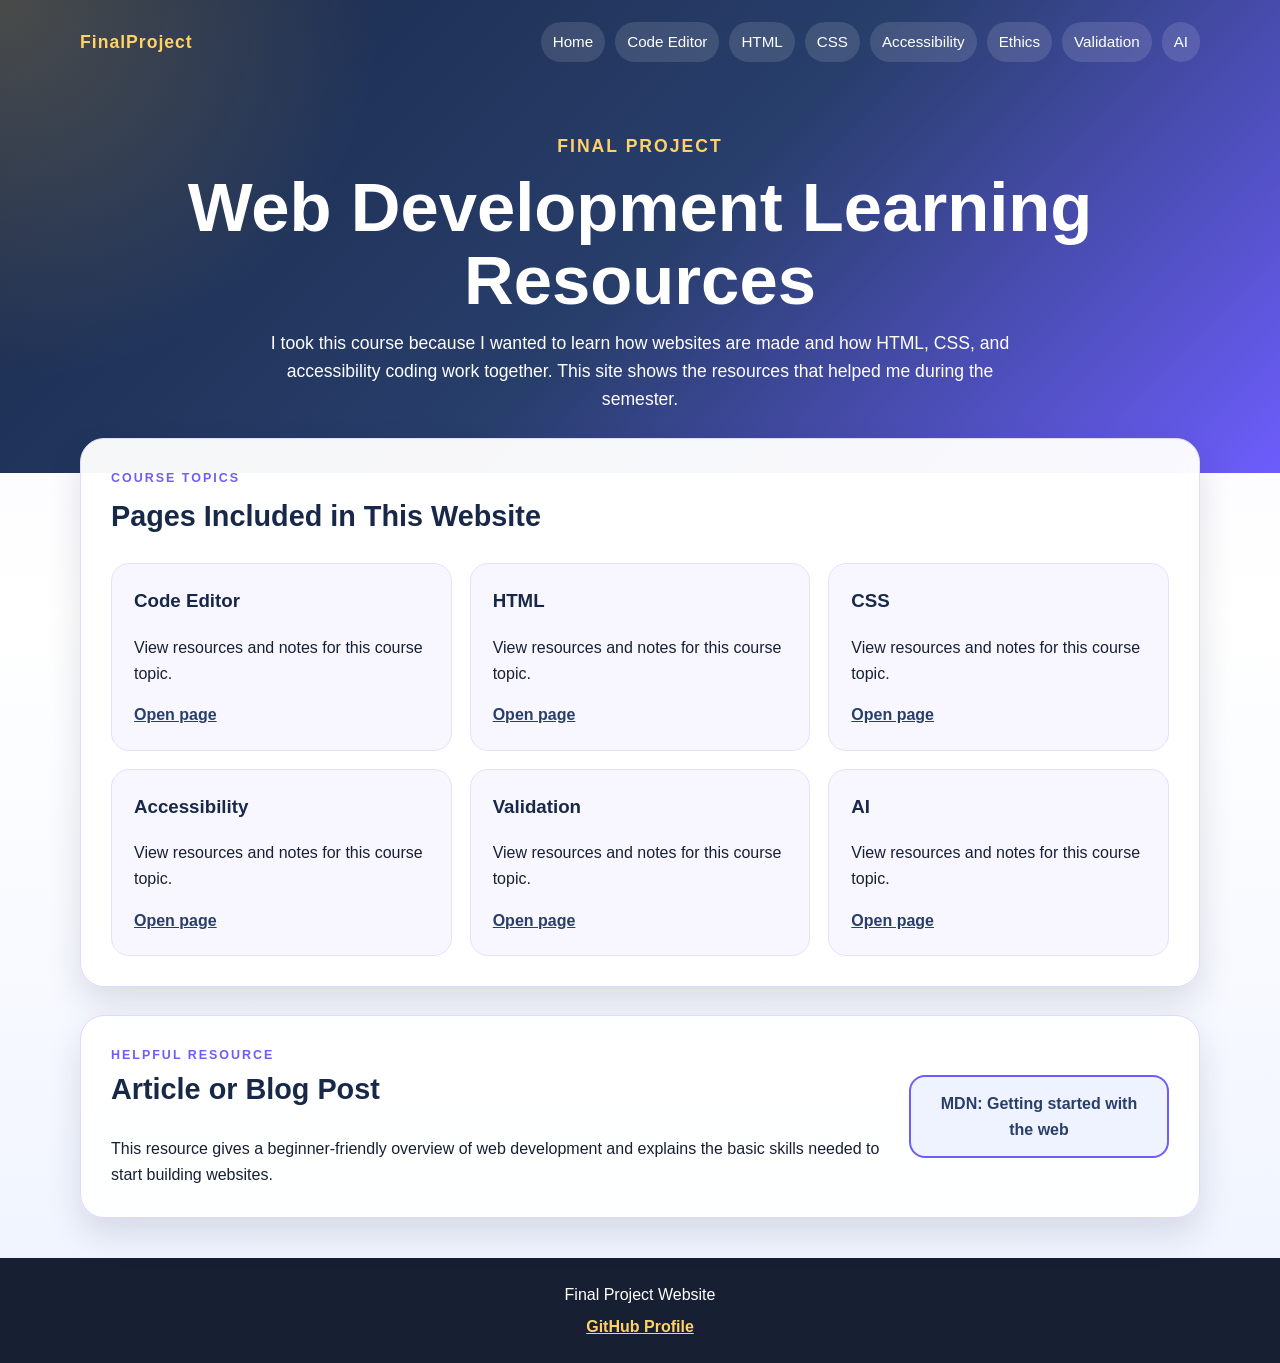
<file: index.html>
<!DOCTYPE html>
<html lang="en">
<head>
    <meta charset="UTF-8">
    <meta name="viewport" content="width=device-width, initial-scale=1.0">
    <title>Web Development Learning Resources</title>
    <link rel="stylesheet" href="styles.css">
</head>
<body>
    <header class="site-header">
        <nav class="navbar" aria-label="Main navigation">
            <div class="logo">FinalProject</div>
            <div class="nav-links">
            <a href="index.html">Home</a>
            <a href="code-editor.html">Code Editor</a>
            <a href="semantic.html">HTML</a>
            <a href="css.html">CSS</a>
            <a href="accessibility.html">Accessibility</a>
            <a href="ethics.html">Ethics</a>
            <a href="validation.html">Validation</a>
            <a href="ai.html">AI</a>
            </div>
        </nav>

        <section class="hero">
            <p class="eyebrow">Final Project</p>
            <h1>Web Development Learning Resources</h1>
            <p>I took this course because I wanted to learn how websites are made and how HTML, CSS, and accessibility coding work together. This site shows the resources that helped me during the semester.</p>
        </section>
    </header>

    <main>

        <section class="content-section">
            <div class="section-heading">
                <p class="mini-title">Course Topics</p>
                <h2>Pages Included in This Website</h2>
            </div>
            <div class="topic-grid">
            <article class="topic-card">
                <h3>Code Editor</h3>
                <p>View resources and notes for this course topic.</p>
                <a href="code-editor.html">Open page</a>
            </article>
            <article class="topic-card">
                <h3>HTML</h3>
                <p>View resources and notes for this course topic.</p>
                <a href="semantic.html">Open page</a>
            </article>
            <article class="topic-card">
                <h3>CSS</h3>
                <p>View resources and notes for this course topic.</p>
                <a href="css.html">Open page</a>
            </article>
            <article class="topic-card">
                <h3>Accessibility</h3>
                <p>View resources and notes for this course topic.</p>
                <a href="accessibility.html">Open page</a>
            </article>
           
            </article>
            <article class="topic-card">
                <h3>Validation</h3>
                <p>View resources and notes for this course topic.</p>
                <a href="validation.html">Open page</a>
            </article>
            <article class="topic-card">
                <h3>AI</h3>
                <p>View resources and notes for this course topic.</p>
                <a href="ai.html">Open page</a>
            </article>
            </div>
        </section>
    
        <section class="resource-card">
            <div>
                <p class="mini-title">Helpful Resource</p>
                <h2>Article or Blog Post</h2>
                <p>This resource gives a beginner-friendly overview of web development and explains the basic skills needed to start building websites.</p>
            </div>
            <a class="resource-button" href="https://developer.mozilla.org/en-US/docs/Learn_web_development/Getting_started" target="_blank" rel="noopener">
                MDN: Getting started with the web
            </a>
        </section>
    </main>

    <footer>
        <p>Final Project Website</p>
        <a href="https://github.com/cnguye79 target="_blank" rel="noopener">GitHub Profile</a>
    </footer>
</body>
</html>
</file>
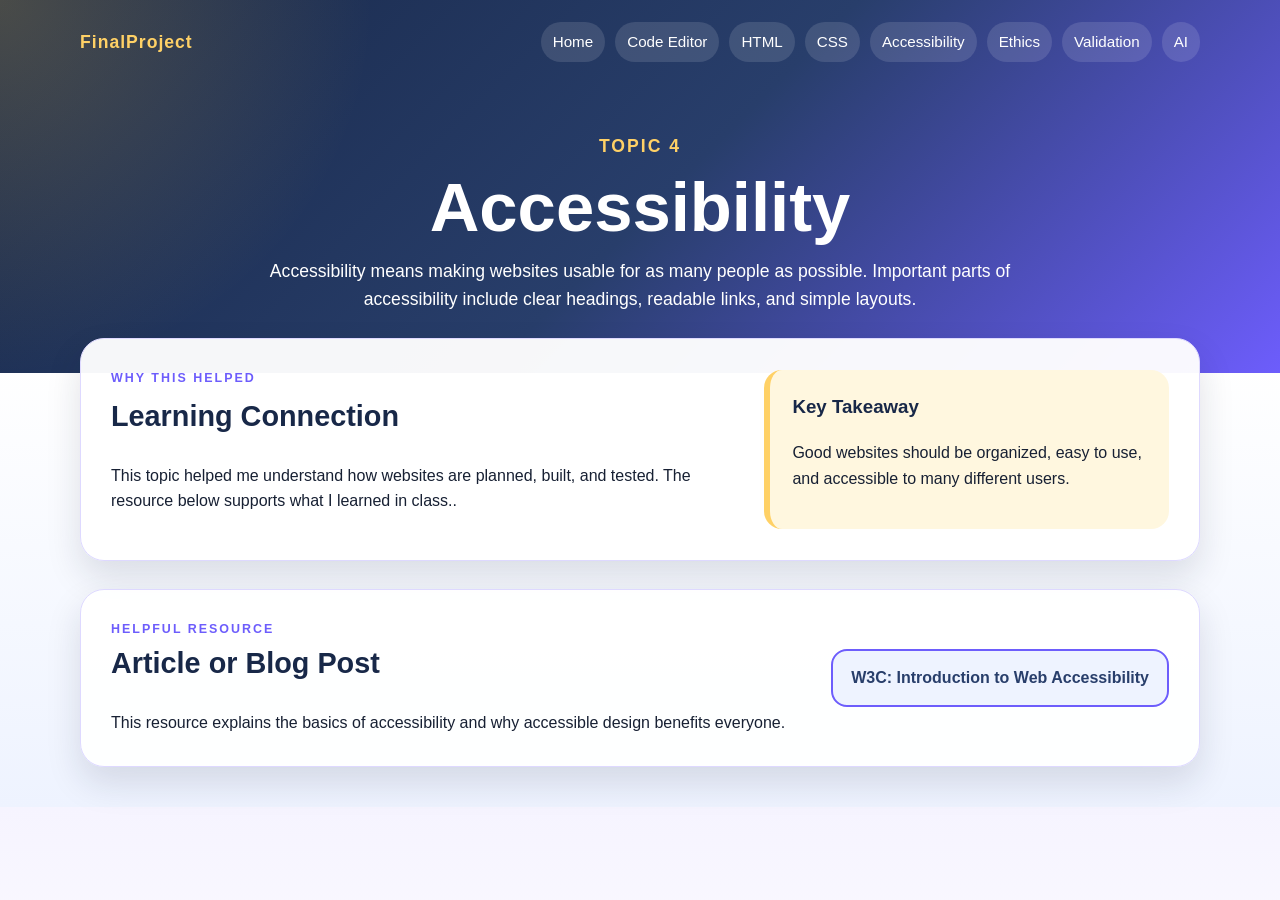
<file: accessibility.html>
<!DOCTYPE html>
<html lang="en">
<head>
    <meta charset="UTF-8">
    <meta name="viewport" content="width=device-width, initial-scale=1.0">
    <title>Accessibility</title>
    <link rel="stylesheet" href="styles.css">
</head>
<body>
    <header class="site-header">
        <nav class="navbar" aria-label="Main navigation">
            <div class="logo">FinalProject</div>
            <div class="nav-links">
            <a href="index.html">Home</a>
            <a href="code-editor.html">Code Editor</a>
            <a href="semantic.html">HTML</a>
            <a href="css.html">CSS</a>
            <a href="accessibility.html">Accessibility</a>
            <a href="ethics.html">Ethics</a>
            <a href="validation.html">Validation</a>
            <a href="ai.html">AI</a>
            </div>
        </nav>

        <section class="hero">
            <p class="eyebrow">Topic 4</p>
            <h1>Accessibility</h1>
            <p>Accessibility means making websites usable for as many people as possible. Important parts of accessibility include clear headings, readable links, and simple layouts.</p>
        </section>
    </header>

    <main>

        <section class="content-section two-column">
            <div>
                <p class="mini-title">Why this helped</p>
                <h2>Learning Connection</h2>
                <p>This topic helped me understand how websites are planned, built, and tested. The resource below supports what I learned in class..</p>
            </div>
            <div class="note-box">
                <h3>Key Takeaway</h3>
                <p>Good websites should be organized, easy to use, and accessible to many different users.</p>
            </div>
        </section>
    
        <section class="resource-card">
            <div>
                <p class="mini-title">Helpful Resource</p>
                <h2>Article or Blog Post</h2>
                <p>This resource explains the basics of accessibility and why accessible design benefits everyone.</p>
            </div>
            <a class="resource-button" href="https://validator.w3.org/" target="_blank" rel="noopener">
                W3C: Introduction to Web Accessibility
            </a>
        </section>
    </main>
</file>
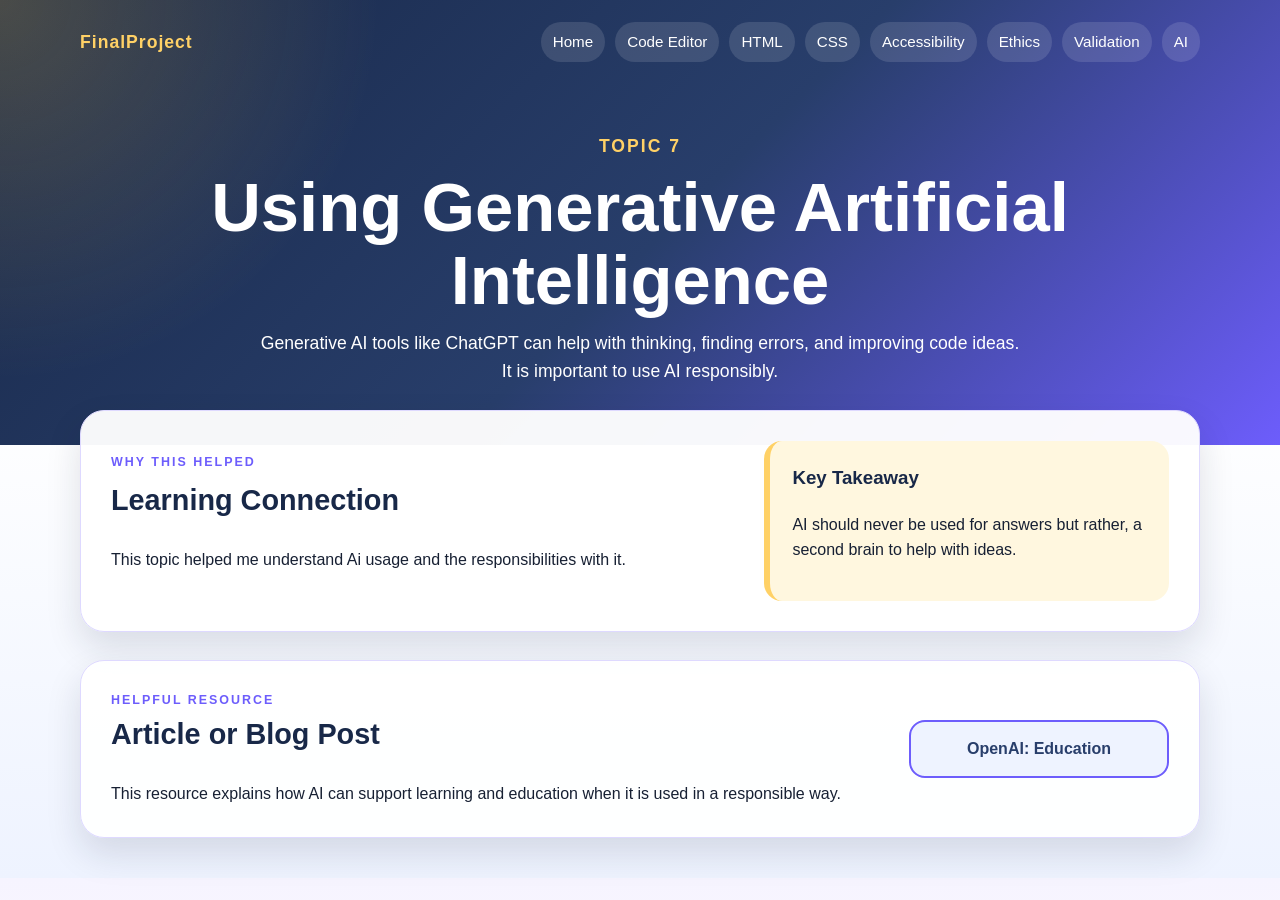
<file: ai.html>
<!DOCTYPE html>
<html lang="en">
<head>
    <meta charset="UTF-8">
    <meta name="viewport" content="width=device-width, initial-scale=1.0">
    <title>Using Generative Artificial Intelligence</title>
    <link rel="stylesheet" href="styles.css">
</head>
<body>
    <header class="site-header">
        <nav class="navbar" aria-label="Main navigation">
            <div class="logo">FinalProject</div>
            <div class="nav-links">
            <a href="index.html">Home</a>
            <a href="code-editor.html">Code Editor</a>
            <a href="semantic.html">HTML</a>
            <a href="css.html">CSS</a>
            <a href="accessibility.html">Accessibility</a>
            <a href="ethics.html">Ethics</a>
            <a href="validation.html">Validation</a>
            <a href="ai.html">AI</a>
            </div>
        </nav>

        <section class="hero">
            <p class="eyebrow">Topic 7</p>
            <h1>Using Generative Artificial Intelligence</h1>
            <p>Generative AI tools like ChatGPT can help with thinking, finding errors, and improving code ideas. It is important to use AI responsibly.</p>
        </section>
    </header>

    <main>

        <section class="content-section two-column">
            <div>
                <p class="mini-title">Why this helped</p>
                <h2>Learning Connection</h2>
                <p>This topic helped me understand Ai usage and the responsibilities with it.</p>
            </div>
            <div class="note-box">
                <h3>Key Takeaway</h3>
                <p>AI should never be used for answers but rather, a second brain to help with ideas.</p>
            </div>
        </section>
    
        <section class="resource-card">
            <div>
                <p class="mini-title">Helpful Resource</p>
                <h2>Article or Blog Post</h2>
                <p>This resource explains how AI can support learning and education when it is used in a responsible way.</p>
            </div>
            <a class="resource-button" href="https://openai.com/education/" target="_blank" rel="noopener">
                OpenAI: Education
            </a>
        </section>
    </main>
</file>
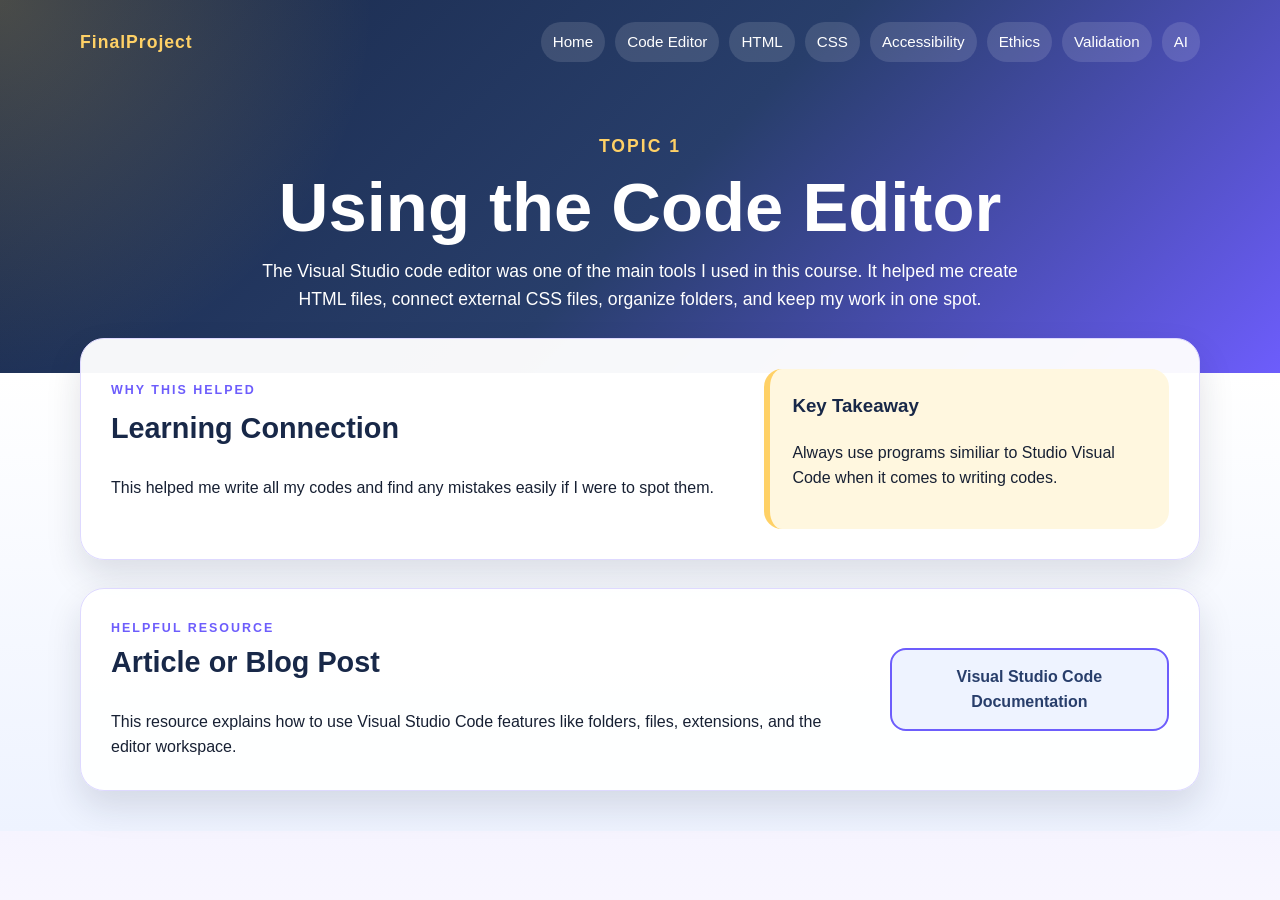
<file: code-editor.html>
<!DOCTYPE html>
<html lang="en">
<head>
    <meta charset="UTF-8">
    <meta name="viewport" content="width=device-width, initial-scale=1.0">
    <title>Using the Code Editor</title>
    <link rel="stylesheet" href="styles.css">
</head>
<body>
    <header class="site-header">
        <nav class="navbar" aria-label="Main navigation">
            <div class="logo">FinalProject</div>
            <div class="nav-links">
            <a href="index.html">Home</a>
            <a href="code-editor.html">Code Editor</a>
            <a href="semantic.html">HTML</a>
            <a href="css.html">CSS</a>
            <a href="accessibility.html">Accessibility</a>
            <a href="ethics.html">Ethics</a>
            <a href="validation.html">Validation</a>
            <a href="ai.html">AI</a>
            </div>
        </nav>

        <section class="hero">
            <p class="eyebrow">Topic 1</p>
            <h1>Using the Code Editor</h1>
            <p>The Visual Studio code editor was one of the main tools I used in this course. It helped me create HTML files, connect external CSS files, organize folders, and keep my work in one spot.</p>
        </section>
    </header>

    <main>

        <section class="content-section two-column">
            <div>
                <p class="mini-title">Why this helped</p>
                <h2>Learning Connection</h2>
                <p>This helped me write all my codes and find any mistakes easily if I were to spot them.</p>
            </div>
            <div class="note-box">
                <h3>Key Takeaway</h3>
                <p>Always use programs similiar to Studio Visual Code when it comes to writing codes.</p>
            </div>
        </section>
    
        <section class="resource-card">
            <div>
                <p class="mini-title">Helpful Resource</p>
                <h2>Article or Blog Post</h2>
                <p>This resource explains how to use Visual Studio Code features like folders, files, extensions, and the editor workspace.</p>
            </div>
            <a class="resource-button" href="https://code.visualstudio.com/docs" target="_blank" rel="noopener">
                Visual Studio Code Documentation
            </a>
        </section>
    </main>
</file>
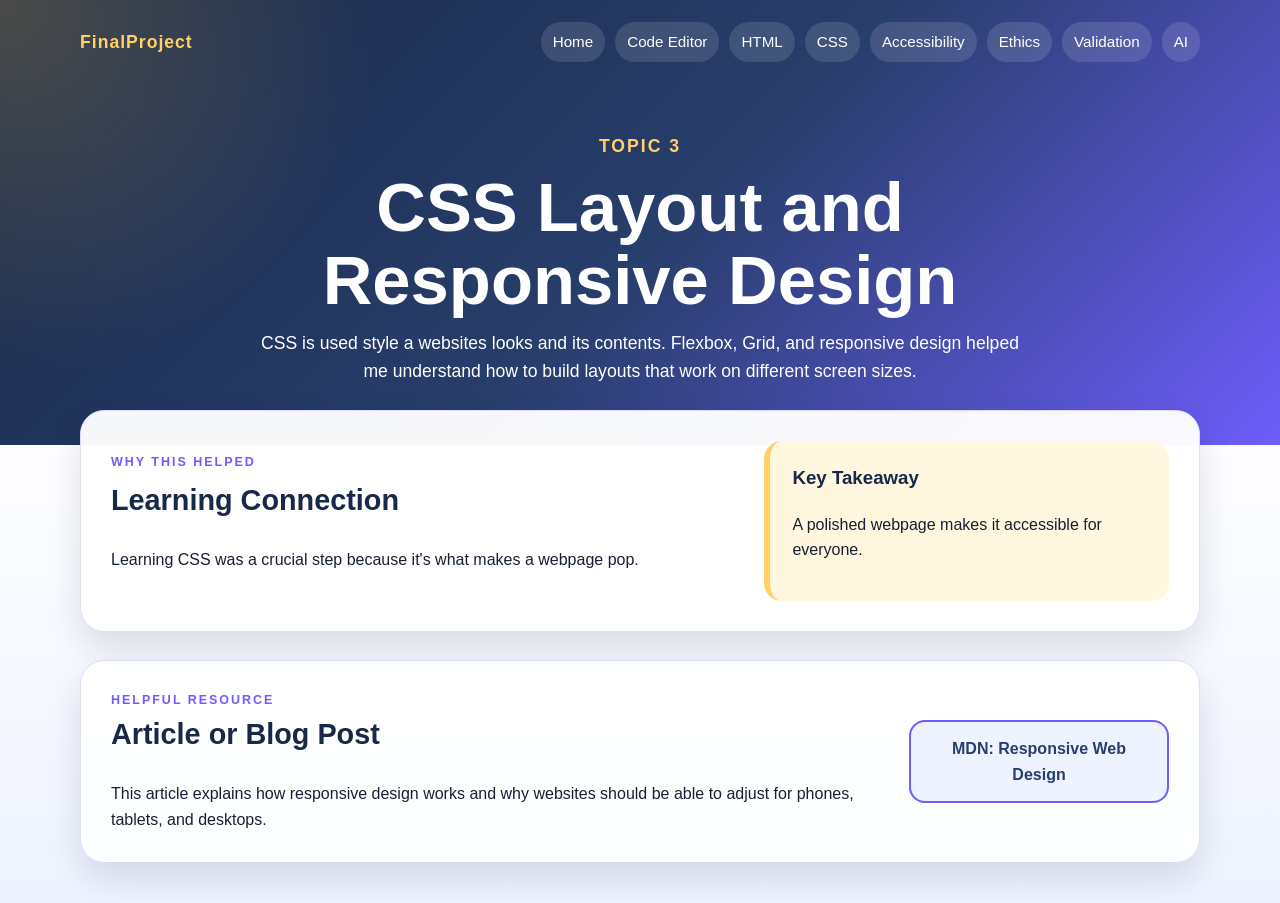
<file: css.html>
<!DOCTYPE html>
<html lang="en">
<head>
    <meta charset="UTF-8">
    <meta name="viewport" content="width=device-width, initial-scale=1.0">
    <title>CSS Layout and Responsive Design</title>
    <link rel="stylesheet" href="styles.css">
</head>
<body>
    <header class="site-header">
        <nav class="navbar" aria-label="Main navigation">
            <div class="logo">FinalProject</div>
            <div class="nav-links">
            <a href="index.html">Home</a>
            <a href="code-editor.html">Code Editor</a>
            <a href="semantic.html">HTML</a>
            <a href="css.html">CSS</a>
            <a href="accessibility.html">Accessibility</a>
            <a href="ethics.html">Ethics</a>
            <a href="validation.html">Validation</a>
            <a href="ai.html">AI</a>
            </div>
        </nav>

        <section class="hero">
            <p class="eyebrow">Topic 3</p>
            <h1>CSS Layout and Responsive Design</h1>
            <p>CSS is used style a websites looks and its contents. Flexbox, Grid, and responsive design helped me understand how to build layouts that work on different screen sizes.</p>
        </section>
    </header>

    <main>

        <section class="content-section two-column">
            <div>
                <p class="mini-title">Why this helped</p>
                <h2>Learning Connection</h2>
                <p>Learning CSS was a crucial step because it's what makes a webpage pop.</p>
            </div>
            <div class="note-box">
                <h3>Key Takeaway</h3>
                <p>A polished webpage makes it accessible for everyone.</p>
            </div>
        </section>
    
        <section class="resource-card">
            <div>
                <p class="mini-title">Helpful Resource</p>
                <h2>Article or Blog Post</h2>
                <p>This article explains how responsive design works and why websites should be able to adjust for phones, tablets, and desktops.</p>
            </div>
            <a class="resource-button" href="https://developer.mozilla.org/en-US/docs/Learn_web_development/Core/CSS_layout/Responsive_Design" target="_blank" rel="noopener">
                MDN: Responsive Web Design
            </a>
        </section>
    </main>
</file>
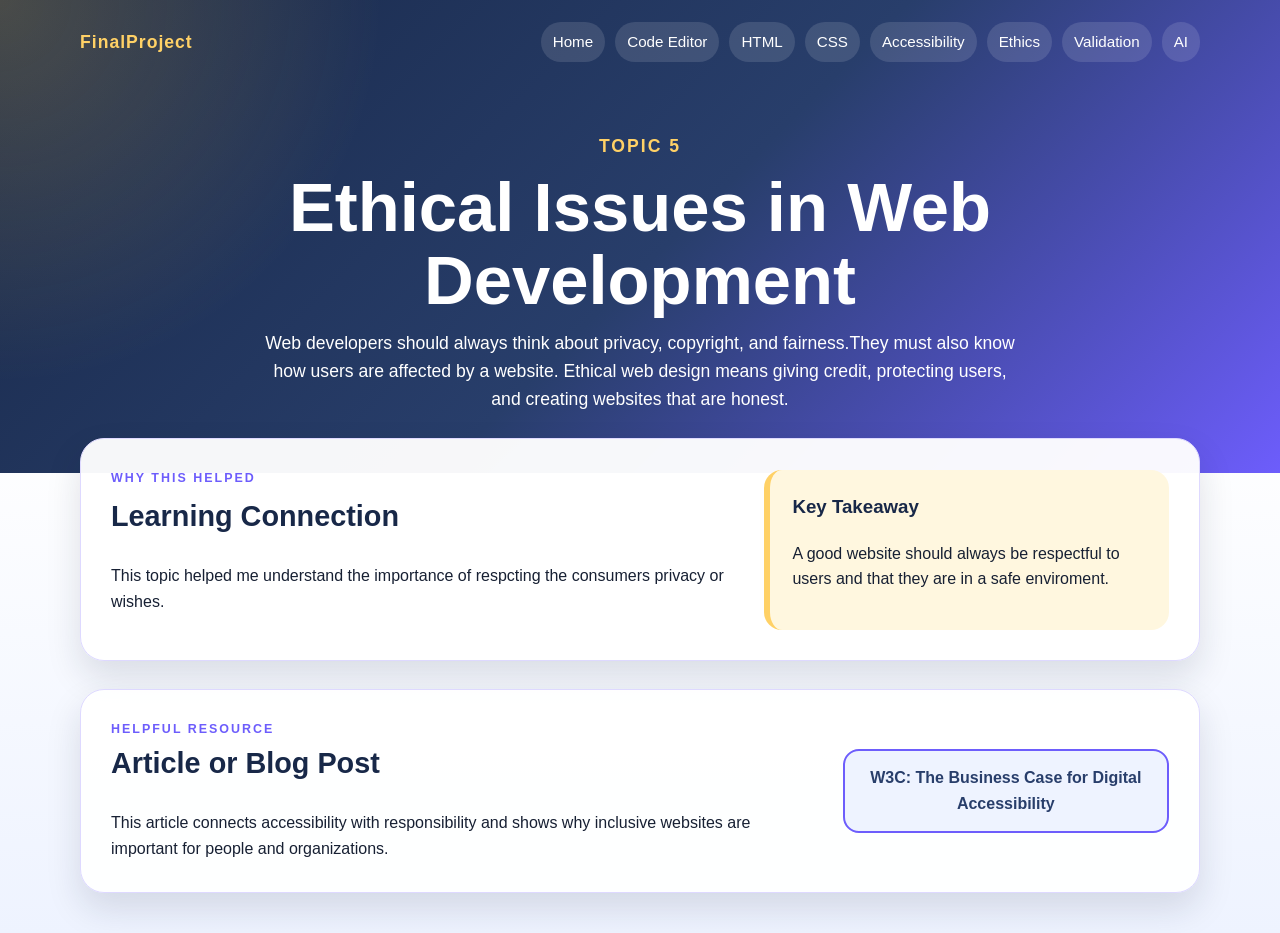
<file: ethics.html>
<!DOCTYPE html>
<html lang="en">
<head>
    <meta charset="UTF-8">
    <meta name="viewport" content="width=device-width, initial-scale=1.0">
    <title>Ethical Issues in Web Development</title>
    <link rel="stylesheet" href="styles.css">
</head>
<body>
    <header class="site-header">
        <nav class="navbar" aria-label="Main navigation">
            <div class="logo">FinalProject</div>
            <div class="nav-links">
            <a href="index.html">Home</a>
            <a href="code-editor.html">Code Editor</a>
            <a href="semantic.html">HTML</a>
            <a href="css.html">CSS</a>
            <a href="accessibility.html">Accessibility</a>
            <a href="ethics.html">Ethics</a>
            <a href="validation.html">Validation</a>
            <a href="ai.html">AI</a>
            </div>
        </nav>

        <section class="hero">
            <p class="eyebrow">Topic 5</p>
            <h1>Ethical Issues in Web Development</h1>
            <p>Web developers should always think about privacy, copyright, and fairness.They must also know how users are affected by a website. Ethical web design means giving credit, protecting users, and creating websites that are honest.</p>
        </section>
    </header>

    <main>

        <section class="content-section two-column">
            <div>
                <p class="mini-title">Why this helped</p>
                <h2>Learning Connection</h2>
                <p>This topic helped me understand the importance of respcting the consumers privacy or wishes.</p>
            </div>
            <div class="note-box">
                <h3>Key Takeaway</h3>
                <p>A good website should always be respectful to users and that they are in a safe enviroment.</p>
            </div>
        </section>
    
        <section class="resource-card">
            <div>
                <p class="mini-title">Helpful Resource</p>
                <h2>Article or Blog Post</h2>
                <p>This article connects accessibility with responsibility and shows why inclusive websites are important for people and organizations.</p>
            </div>
            <a class="resource-button" href="https://www.w3.org/WAI/business-case/" target="_blank" rel="noopener">
                W3C: The Business Case for Digital Accessibility
            </a>
        </section>
    </main>
</file>
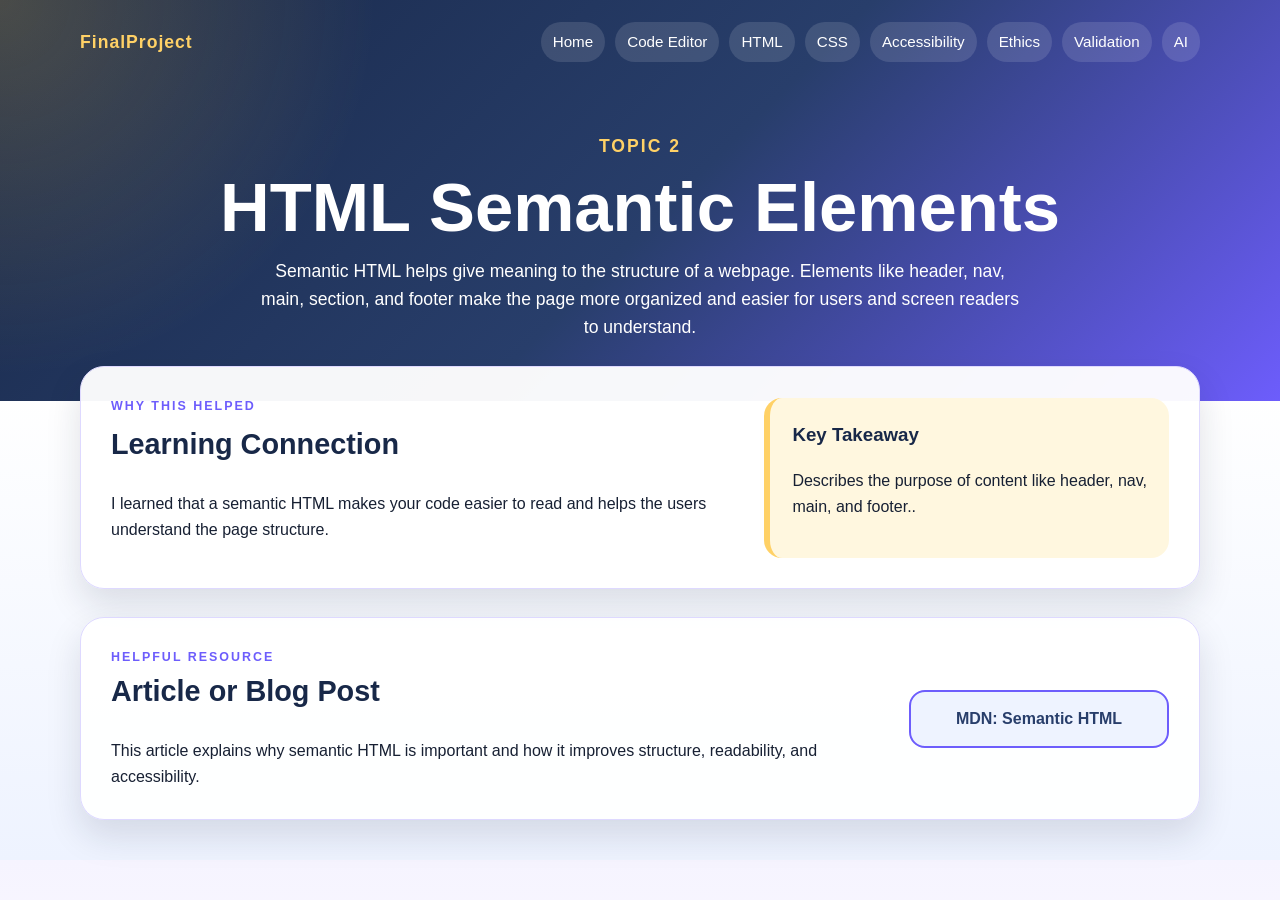
<file: semantic.html>
<!DOCTYPE html>
<html lang="en">
<head>
    <meta charset="UTF-8">
    <meta name="viewport" content="width=device-width, initial-scale=1.0">
    <title>HTML Semantic Elements</title>
    <link rel="stylesheet" href="styles.css">
</head>
<body>
    <header class="site-header">
        <nav class="navbar" aria-label="Main navigation">
            <div class="logo">FinalProject</div>
            <div class="nav-links">
            <a href="index.html">Home</a>
            <a href="code-editor.html">Code Editor</a>
            <a href="semantic.html">HTML</a>
            <a href="css.html">CSS</a>
            <a href="accessibility.html">Accessibility</a>
            <a href="ethics.html">Ethics</a>
            <a href="validation.html">Validation</a>
            <a href="ai.html">AI</a>
            </div>
        </nav>

        <section class="hero">
            <p class="eyebrow">Topic 2</p>
            <h1>HTML Semantic Elements</h1>
            <p>Semantic HTML helps give meaning to the structure of a webpage. Elements like header, nav, main, section, and footer make the page more organized and easier for users and screen readers to understand.</p>
        </section>
    </header>

    <main>

        <section class="content-section two-column">
            <div>
                <p class="mini-title">Why this helped</p>
                <h2>Learning Connection</h2>
                <p>I learned that a semantic HTML makes your code easier to read and helps the users understand the page structure.</p>
            </div>
            <div class="note-box">
                <h3>Key Takeaway</h3>
                <p>Describes the purpose of content like header, nav, main, and footer.</header>.</p>
            </div>
        </section>
    
        <section class="resource-card">
            <div>
                <p class="mini-title">Helpful Resource</p>
                <h2>Article or Blog Post</h2>
                <p>This article explains why semantic HTML is important and how it improves structure, readability, and accessibility.</p>
            </div>
            <a class="resource-button" href="https://developer.mozilla.org/en-US/curriculum/core/semantic-html/" target="_blank" rel="noopener">
                MDN: Semantic HTML
            </a>
        </section>
    </main>
</file>
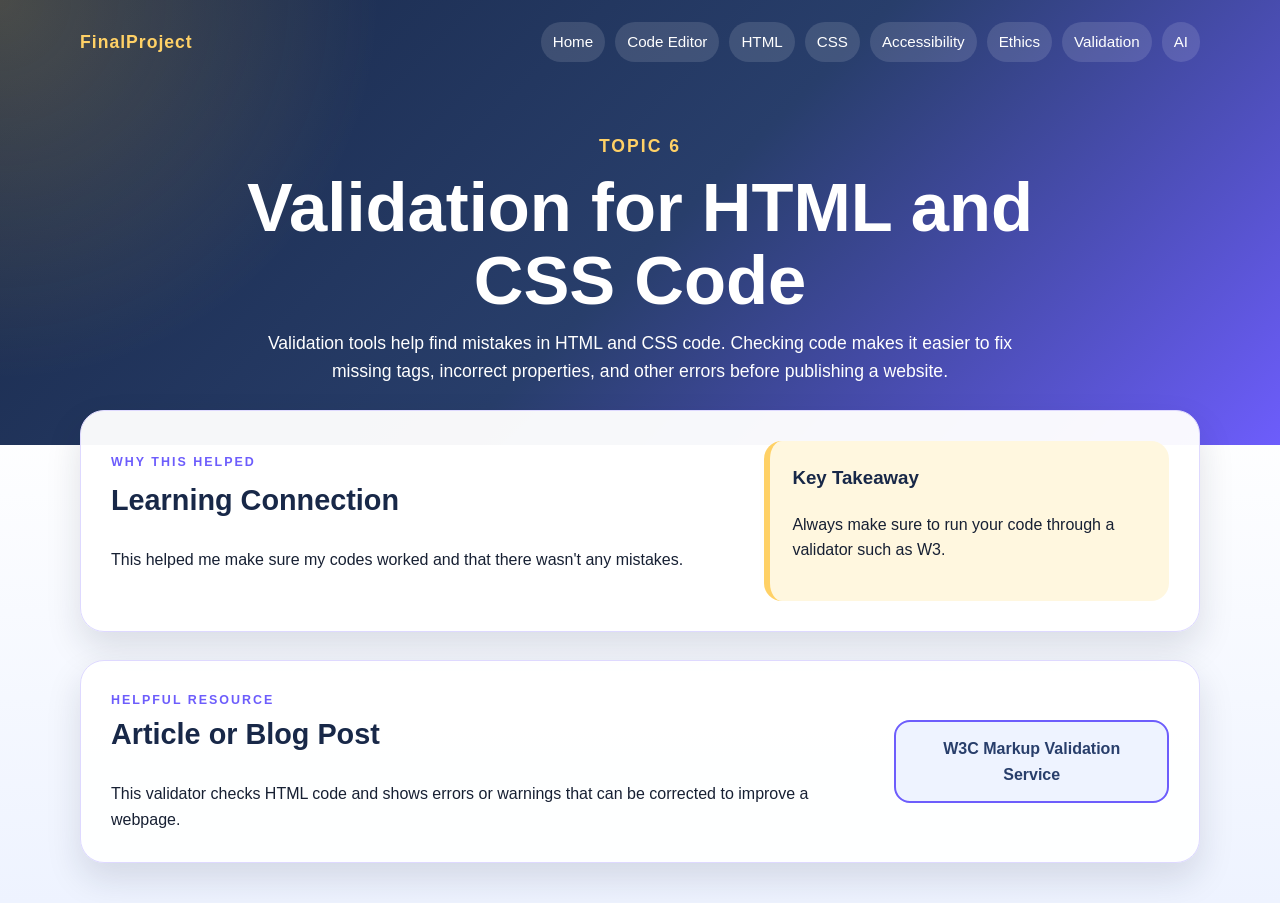
<file: validation.html>
<!DOCTYPE html>
<html lang="en">
<head>
    <meta charset="UTF-8">
    <meta name="viewport" content="width=device-width, initial-scale=1.0">
    <title>Validation for HTML and CSS Code</title>
    <link rel="stylesheet" href="styles.css">
</head>
<body>
    <header class="site-header">
        <nav class="navbar" aria-label="Main navigation">
            <div class="logo">FinalProject</div>
            <div class="nav-links">
            <a href="index.html">Home</a>
            <a href="code-editor.html">Code Editor</a>
            <a href="semantic.html">HTML</a>
            <a href="css.html">CSS</a>
            <a href="accessibility.html">Accessibility</a>
            <a href="ethics.html">Ethics</a>
            <a href="validation.html">Validation</a>
            <a href="ai.html">AI</a>
            </div>
        </nav>

        <section class="hero">
            <p class="eyebrow">Topic 6</p>
            <h1>Validation for HTML and CSS Code</h1>
            <p>Validation tools help find mistakes in HTML and CSS code. Checking code makes it easier to fix missing tags, incorrect properties, and other errors before publishing a website.</p>
        </section>
    </header>

    <main>

        <section class="content-section two-column">
            <div>
                <p class="mini-title">Why this helped</p>
                <h2>Learning Connection</h2>
                <p>This helped me make sure my codes worked and that there wasn't any mistakes.</p>
            </div>
            <div class="note-box">
                <h3>Key Takeaway</h3>
                <p>Always make sure to run your code through a validator such as W3.</p>
            </div>
        </section>
    
        <section class="resource-card">
            <div>
                <p class="mini-title">Helpful Resource</p>
                <h2>Article or Blog Post</h2>
                <p>This validator checks HTML code and shows errors or warnings that can be corrected to improve a webpage.</p>
            </div>
            <a class="resource-button" href="https://validator.w3.org/" target="_blank" rel="noopener">
                W3C Markup Validation Service
            </a>
        </section>
    </main>
</file>
<file: styles.css>
* {
    box-sizing: border-box;
}

body {
    margin: 0;
    font-family: "Trebuchet MS", Verdana, sans-serif;
    color: #172033;
    background: linear-gradient(180deg, #f6f4ff 0%, #ffffff 45%, #eef3ff 100%);
    line-height: 1.6;
}

.site-header {
    background:
        radial-gradient(circle at top left, rgba(248, 200, 74, 0.22), transparent 28%),
        linear-gradient(135deg, #182848 0%, #283e6b 52%, #6d5dfc 100%);
    color: white;
    padding-bottom: 60px;
}

.navbar {
    width: min(1120px, 92%);
    margin: 0 auto;
    padding: 22px 0;
    display: flex;
    justify-content: space-between;
    align-items: center;
    gap: 22px;
}

.logo {
    font-weight: bold;
    letter-spacing: 1px;
    font-size: 1.1rem;
    color: #ffd166;
}

.nav-links {
    display: flex;
    flex-wrap: wrap;
    justify-content: flex-end;
    gap: 10px;
}

.nav-links a {
    color: #ffffff;
    text-decoration: none;
    font-size: 0.95rem;
    padding: 8px 12px;
    border-radius: 999px;
    background-color: rgba(255, 255, 255, 0.12);
}

.nav-links a:hover,
.nav-links a:focus {
    background-color: #ffd166;
    color: #172033;
    text-decoration: underline;
}

.hero {
    width: min(920px, 92%);
    margin: 48px auto 0;
    text-align: center;
}

.eyebrow,
.mini-title {
    text-transform: uppercase;
    letter-spacing: 2px;
    font-weight: bold;
    font-size: 0.78rem;
}

.eyebrow {
    color: #ffd166;
}

.hero h1 {
    font-size: clamp(2.2rem, 6vw, 4.3rem);
    line-height: 1.05;
    margin: 12px 0;
}

.hero p {
    max-width: 760px;
    margin: 0 auto;
    font-size: 1.1rem;
}

main {
    width: min(1120px, 92%);
    margin: -35px auto 40px;
    display: grid;
    gap: 28px;
}

.content-section,
.resource-card {
    background-color: rgba(255, 255, 255, 0.96);
    border: 1px solid #ded9ff;
    border-radius: 24px;
    box-shadow: 0 16px 35px rgba(23, 32, 51, 0.13);
    padding: 30px;
}

.section-heading {
    margin-bottom: 20px;
}

.mini-title {
    color: #6d5dfc;
    margin: 0 0 4px;
}

h2,
h3 {
    color: #182848;
}

h2 {
    margin-top: 0;
    font-size: 1.8rem;
}

.topic-grid {
    display: grid;
    grid-template-columns: repeat(3, 1fr);
    gap: 18px;
}

.topic-card {
    background-color: #f8f7ff;
    border: 1px solid #e4e0ff;
    border-radius: 18px;
    padding: 22px;
    transition: transform 0.2s ease, box-shadow 0.2s ease;
}

.topic-card:hover {
    transform: translateY(-4px);
    box-shadow: 0 12px 24px rgba(23, 32, 51, 0.12);
}

.topic-card h3 {
    margin-top: 0;
}

.topic-card a,
.resource-button {
    color: #283e6b;
    font-weight: bold;
}

.topic-card a:hover,
.topic-card a:focus,
.resource-button:hover,
.resource-button:focus {
    color: #c97a00;
    text-decoration: underline;
}

.two-column {
    display: grid;
    grid-template-columns: 1.4fr 0.9fr;
    align-items: center;
    gap: 24px;
}

.note-box {
    background-color: #fff7df;
    border-left: 6px solid #ffd166;
    border-radius: 18px;
    padding: 22px;
}

.note-box h3 {
    margin-top: 0;
}

.resource-card {
    display: flex;
    justify-content: space-between;
    align-items: center;
    gap: 24px;
}

.resource-card p {
    margin-bottom: 0;
}

.resource-button {
    display: inline-block;
    min-width: 260px;
    text-align: center;
    text-decoration: none;
    background-color: #eef3ff;
    border: 2px solid #6d5dfc;
    border-radius: 16px;
    padding: 14px 18px;
}

.resource-button:hover,
.resource-button:focus {
    background-color: #ffd166;
    border-color: #ffd166;
}

footer {
    background-color: #172033;
    color: white;
    padding: 24px;
    text-align: center;
}

footer p {
    margin: 0 0 6px;
}

footer a {
    color: #ffd166;
    font-weight: bold;
}

footer a:hover,
footer a:focus {
    color: white;
}

@media (max-width: 850px) {
    .navbar,
    .resource-card,
    .two-column {
        flex-direction: column;
        display: flex;
        align-items: stretch;
    }

    .nav-links {
        justify-content: center;
    }

    .topic-grid {
        grid-template-columns: 1fr 1fr;
    }

    .resource-button {
        min-width: 100%;
    }
}

@media (max-width: 560px) {
    .navbar {
        align-items: center;
    }

    .nav-links {
        flex-direction: column;
        width: 100%;
    }

    .nav-links a {
        display: block;
        text-align: center;
    }

    .topic-grid {
        grid-template-columns: 1fr;
    }

    .content-section,
    .resource-card {
        padding: 22px;
        border-radius: 18px;
    }
}
</file>
